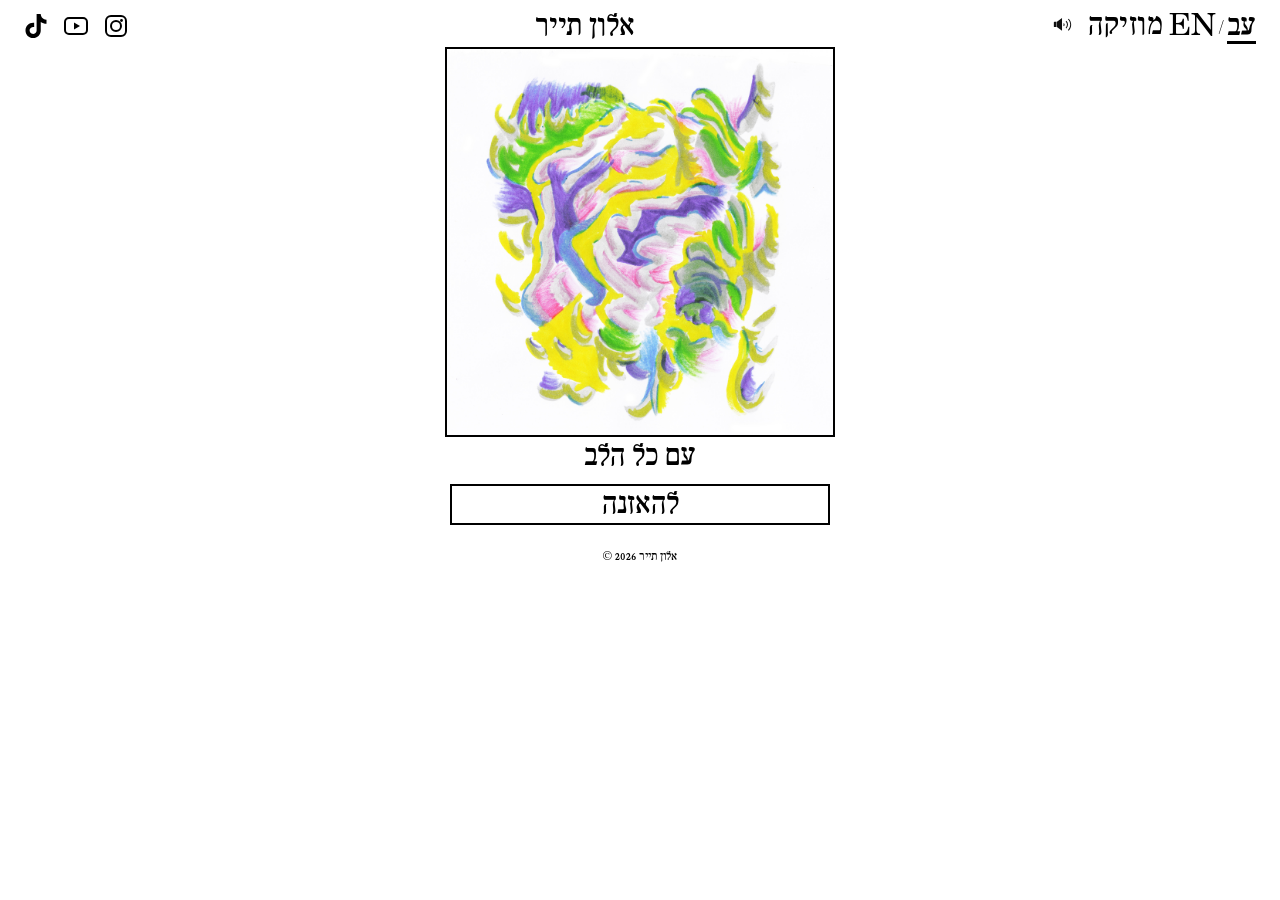
<file: index.html>
<!DOCTYPE html>
<html lang="he" dir="rtl">
<head>
  <meta charset="UTF-8" />
  <meta name="viewport" content="width=device-width, initial-scale=1.0" />
  <title>אלון תייר</title>
  
  <link rel="icon" type="image/jpeg" href="images/AT-CoverArt4000X4000.jpg?v=4" />
  <link rel="stylesheet" href="css/style.css" />
</head>
<body>
  <header class="topbar">
    <div class="socials">
      <a href="https://www.tiktok.com/@alon.tayar" aria-label="טיקטוק" target="_blank" rel="noopener">
        <img src="images/tiktok.svg" alt="טיקטוק" />
      </a>
      <a href="https://www.youtube.com/user/alontayar" aria-label="יוטיוב" target="_blank" rel="noopener">
        <svg viewBox="0 0 24 24"><rect x="1" y="4" width="22" height="16" rx="4" fill="none" stroke="currentColor" stroke-width="2"/><polygon points="10,8.5 16,12 10,15.5" fill="currentColor"/></svg>
      </a>
      <a href="https://www.instagram.com/alon.tayar/" aria-label="אינסטגרם" target="_blank" rel="noopener">
        <svg viewBox="0 0 24 24"><rect x="2" y="2" width="20" height="20" rx="5" fill="none" stroke="currentColor" stroke-width="2"/><circle cx="12" cy="12" r="5" fill="none" stroke="currentColor" stroke-width="2"/><circle cx="17.5" cy="6.5" r="1.4" fill="currentColor"/></svg>
      </a>
    </div>
    <div class="topbar-center">
      <a class="topbar-brand" href="index.html" aria-label="אלון תייר">
        <span class="brand-text" data-i18n="brand">אלון תייר</span>
      </a>
    </div>
    <nav class="mainnav">
      <button id="radio-toggle" class="radio-btn" aria-label="נגן רדיו" aria-pressed="false">
        <img src="images/musicoff.svg" alt="מוזיקה כבויה" class="radio-icon icon-idle" />
        <img src="images/musicon.svg" alt="מוזיקה דלוקה" class="radio-icon icon-playing" />
      </button>
      <a href="music.html" class="nav-link" data-i18n="music">מוזיקה</a>
      <div class="lang-switch">
        <button data-lang="en">EN</button>
        <span class="lang-sep">/</span>
        <button data-lang="he" class="selected">עב</button>
      </div>
    </nav>
  </header>

  <main class="hero">
    <a id="album-link" href="#" target="_blank" rel="noopener">
      <img id="album-cover" class="album-art" src="images/AT-CoverArt4000X4000.jpg?v=4" alt="עם כל הלב - עטיפת אלבום" />
    </a>
    <div id="album-subtitle" class="album-subtitle" data-i18n="albumTitle">עם כל הלב</div>
    <a id="album-listen" class="listen-link home-listen-link" href="#" target="_blank" rel="noopener" data-i18n="listen">להאזנה</a>
    <p class="footer-copy"><span class="footer-ltr" dir="ltr">© <span class="footer-name" data-i18n="brand">אלון תייר</span> <span class="footer-year">2026</span></span></p>
  </main>

  <script src="js/albums.js"></script>
  <script src="js/i18n.js"></script>
  <script>
    const latest = ALBUMS[0];
    document.getElementById("album-cover").src = latest.cover;
    document.getElementById("album-cover").alt = latest.title + " - עטיפת אלבום";
    document.getElementById("album-link").href = latest.link;
    document.getElementById("album-listen").href = latest.link;
  </script>
  <script src="js/playlist.js"></script>
  <script src="js/player.js"></script>
</body>
</html>
</file>
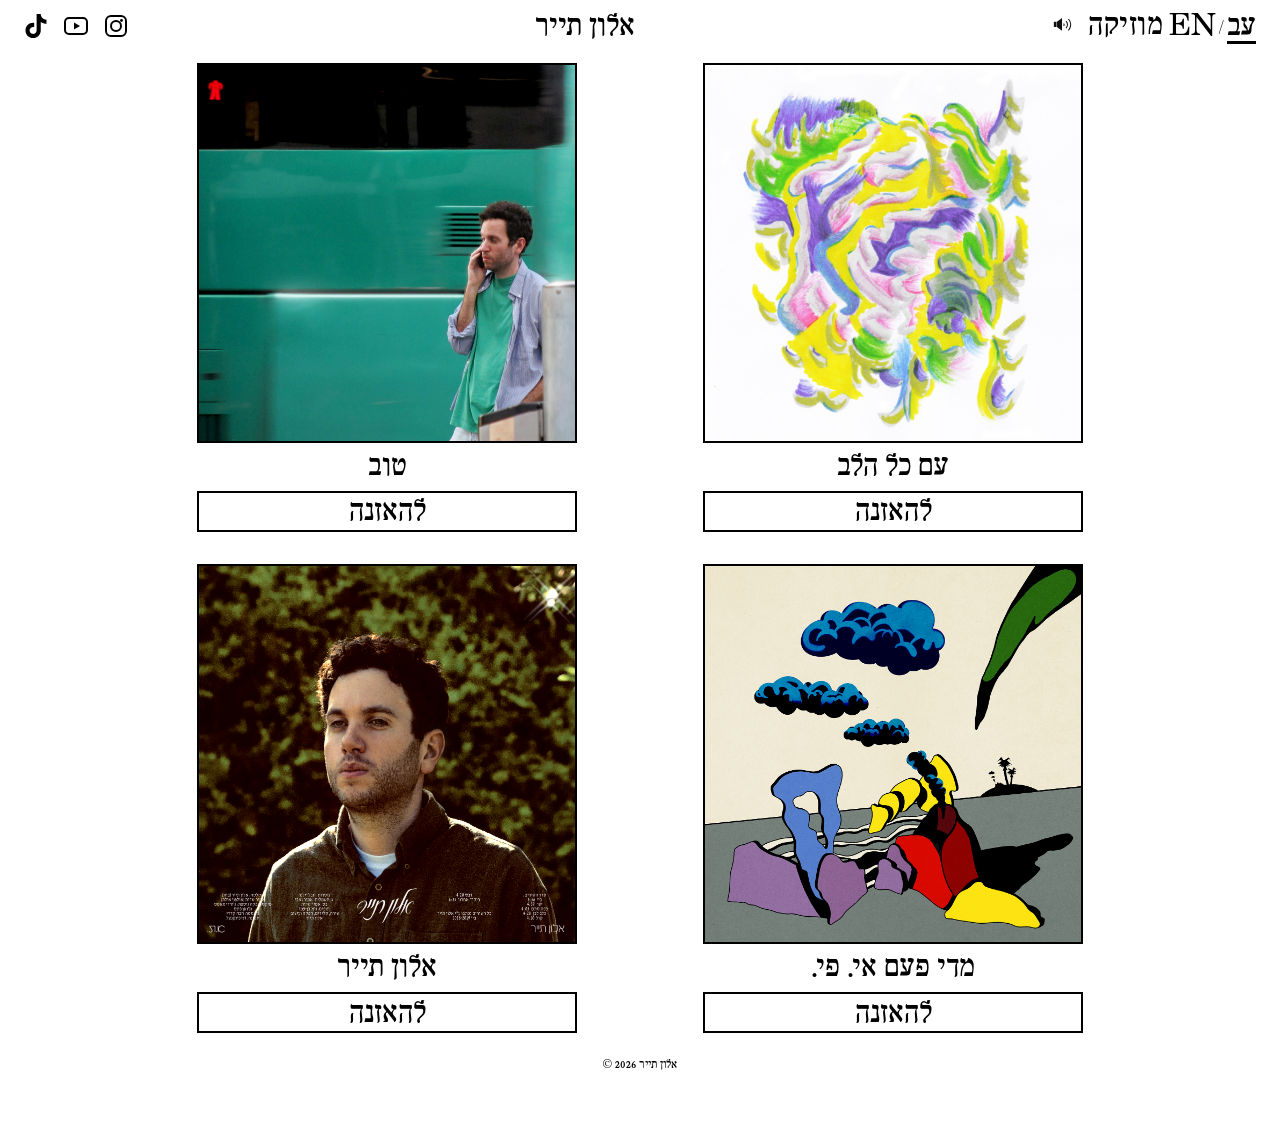
<file: music.html>
<!DOCTYPE html>
<html lang="he" dir="rtl">
<head>
  <meta charset="UTF-8" />
  <meta name="viewport" content="width=device-width, initial-scale=1.0" />
  <title>מוזיקה - אלון תייר</title>
  
  <link rel="icon" type="image/jpeg" href="images/AT-CoverArt4000X4000.jpg?v=4" />
  <link rel="stylesheet" href="css/style.css" />
</head>
<body>
  <header class="topbar">
    <div class="socials">
      <a href="https://www.tiktok.com/@alon.tayar" aria-label="טיקטוק" target="_blank" rel="noopener">
        <img src="images/tiktok.svg" alt="טיקטוק" />
      </a>
      <a href="https://www.youtube.com/user/alontayar" aria-label="יוטיוב" target="_blank" rel="noopener">
        <svg viewBox="0 0 24 24"><rect x="1" y="4" width="22" height="16" rx="4" fill="none" stroke="currentColor" stroke-width="2"/><polygon points="10,8.5 16,12 10,15.5" fill="currentColor"/></svg>
      </a>
      <a href="https://www.instagram.com/alon.tayar/" aria-label="אינסטגרם" target="_blank" rel="noopener">
        <svg viewBox="0 0 24 24"><rect x="2" y="2" width="20" height="20" rx="5" fill="none" stroke="currentColor" stroke-width="2"/><circle cx="12" cy="12" r="5" fill="none" stroke="currentColor" stroke-width="2"/><circle cx="17.5" cy="6.5" r="1.4" fill="currentColor"/></svg>
      </a>
    </div>
    <div class="topbar-center">
      <a class="topbar-brand" href="index.html" aria-label="אלון תייר">
        <span class="brand-text" data-i18n="brand">אלון תייר</span>
      </a>
    </div>
    <nav class="mainnav">
      <button id="radio-toggle" class="radio-btn" aria-label="נגן רדיו" aria-pressed="false">
        <img src="images/musicoff.svg" alt="מוזיקה כבויה" class="radio-icon icon-idle" />
        <img src="images/musicon.svg" alt="מוזיקה דלוקה" class="radio-icon icon-playing" />
      </button>
      <a href="music.html" class="nav-link" data-i18n="music">מוזיקה</a>
      <div class="lang-switch">
        <button data-lang="en">EN</button>
        <span class="lang-sep">/</span>
        <button data-lang="he" class="selected">עב</button>
      </div>
    </nav>
  </header>

  <main class="music-page">
    <div id="albums-grid" class="albums-grid"></div>
    <p class="footer-copy"><span class="footer-ltr" dir="ltr">© <span class="footer-name" data-i18n="brand">אלון תייר</span> <span class="footer-year">2026</span></span></p>
  </main>

  <script src="js/albums.js"></script>
  <script src="js/i18n.js"></script>
  <script>
    const grid = document.getElementById("albums-grid");
    const albumsToShow = (ALBUMS.length ? ALBUMS : [{ title: "עם כל הלב", title_en: "WITH ALL OF MY WHOLE HEART", cover: "images/AT-CoverArt4000X4000.jpg?v=4", link: "#" }]).slice(0, 4);

    const renderAlbums = (lang) => {
      grid.innerHTML = '';
      albumsToShow.forEach((album) => {
        const tile = document.createElement("div");
        tile.className = "album-tile";

        const img = document.createElement("img");
        img.src = album.cover;
        img.alt = (lang === 'en' && album.title_en) ? album.title_en + " - cover" : album.title + " - עטיפת אלבום";

        const title = document.createElement("span");
        title.className = "album-tile-title";
        title.textContent = (lang === 'en' && album.title_en) ? album.title_en : album.title;

        const link = document.createElement("a");
        link.className = "listen-link album-listen-link";
        link.href = album.link;
        link.target = "_blank";
        link.rel = "noopener";
        link.textContent = (lang === 'en') ? 'LISTEN' : 'להאזנה';

        tile.appendChild(img);
        tile.appendChild(title);
        tile.appendChild(link);
        grid.appendChild(tile);
      });
    };

    // initial render and re-render on language change
    document.addEventListener('languagechange', (e) => renderAlbums(e.detail.lang));
    // determine current language from localStorage via i18n
    const currentLang = localStorage.getItem('lang') || 'he';
    renderAlbums(currentLang);
  </script>
  <script src="js/playlist.js"></script>
  <script src="js/player.js"></script>
</body>
</html>
</file>
<file: css/style.css>
@font-face {
  font-family: 'fr-at';
  src: url('../FR-AT-Regular.woff2') format('woff2');
  font-weight: 400;
  font-style: normal;
  font-display: swap;
}

:root {
  --bg: #ffffff;
  --fg: #000000;
  --hero-width: min(62vw, 390px);
  --hero-art-width: var(--hero-width);
  --music-button-width: min(62vw, 390px);
  /* reduced by ~30% globally */
  --headline-size: clamp(0.95rem, 2.6vw, 1.9rem);
}

* {
  box-sizing: border-box;
}

html,
body {
  margin: 0;
  padding: 0;
  min-height: 100%;
}

body {
  background: var(--bg);
  color: var(--fg);
  font-family: 'fr-at', Arial, Helvetica, sans-serif;
  display: flex;
  flex-direction: column;
}

a {
  color: var(--fg);
  text-decoration: none;
}

/* ===== Top bar ===== */
.topbar {
  direction: ltr; /* מבטיח שהרשתות תמיד בצד שמאל, והניווט תמיד בצד ימין */
  display: flex;
  align-items: center;
  justify-content: space-between;
  flex-wrap: wrap;
  gap: 0.45rem;
  padding: 0.35rem 1.5rem 0.1rem;
}

.socials {
  display: flex;
  align-items: center;
  gap: 1rem;
}

.socials a {
  display: inline-flex;
  width: 24px;
  height: 24px;
}

.socials img,
.socials svg {
  width: 100%;
  height: 100%;
  display: block;
  fill: var(--fg);
}

.topbar-center {
  flex: 1;
  display: flex;
  justify-content: center;
}

.topbar-brand {
  display: inline-flex;
  align-items: center;
  justify-content: center;
}

.topbar-brand img {
  width: clamp(140px, 18vw, 220px);
  height: auto;
  display: block;
  transform: translateY(-3px);
}

.topbar-brand .brand-text {
  font-family: 'fr-at', Arial, Helvetica, sans-serif;
  font-weight: 400;
  font-size: var(--headline-size);
  display: inline-block;
  width: var(--hero-art-width);
  text-align: center;
}

.lang-switch {
  display: inline-flex;
  gap: 0;
  align-items: center;
}
.lang-switch button {
  background: none;
  border: none;
  padding: 0;
  margin: 0;
  color: inherit;
  font-family: inherit;
  font-size: var(--headline-size);
  cursor: pointer;
}
.lang-switch .lang-sep {
  padding: 0 0.12rem;
  line-height: 1;
}
.lang-switch button.selected {
  text-decoration: underline;
  text-underline-offset: 6px;
}

.mainnav {
  display: flex;
  align-items: center;
  gap: 0.35rem;
}

.nav-link {
  font-size: var(--headline-size);
  font-weight: 400;
  letter-spacing: 0.02em;
  border-bottom: 2px solid transparent;
}

.nav-link:hover {
  border-bottom-color: var(--fg);
}

.radio-btn {
  background: transparent;
  border: none;
  border-radius: 50%;
  width: 40px;
  height: 40px;
  padding: 0;
  display: inline-flex;
  align-items: center;
  justify-content: center;
  cursor: pointer;
  transition: transform 0.2s ease;
}

.radio-btn:hover {
  transform: scale(1.04);
}

.radio-icon {
  width: 21px;
  height: 21px;
  display: block;
  transform: translateY(-1px);
}

.radio-btn .icon-playing {
  display: none;
}

.radio-btn.is-playing .icon-idle {
  display: none;
}

.radio-btn.is-playing .icon-playing {
  display: block;
}

.radio-btn.is-playing {
  background: transparent;
}

.radio-btn.is-playing svg {
  fill: var(--fg);
}

/* ===== Hero (homepage) ===== */
.hero {
  flex: 1;
  display: flex;
  flex-direction: column;
  align-items: center;
  justify-content: flex-start;
  text-align: center;
  padding: 0 1.5rem 1.5rem;
  gap: 0.02rem;
}

.logo {
  font-family: 'fr-at', Arial, Helvetica, sans-serif;
  font-weight: bold;
  font-size: clamp(2rem, 6vw, 3.5rem);
  margin: 0 0 0.5rem;
  letter-spacing: 0.02em;
}

.album-title {
  margin: 0 0 0.05rem;
  padding: 0;
  font-family: 'fr-at', Arial, Helvetica, sans-serif;
  font-weight: 400;
  font-size: var(--headline-size);
  line-height: 1;
}

.album-subtitle {
  font-family: 'fr-at', Arial, Helvetica, sans-serif;
  font-weight: 400;
  font-size: var(--headline-size);
  margin: 0 0 0.6rem;
}

.album-art {
  width: var(--hero-art-width);
  height: var(--hero-art-width);
  display: block;
  border: 2px solid var(--fg);
  margin-bottom: 0.1rem;
}

/* consolidated album-title rules above */

.listen-link {
  display: inline-flex;
  align-items: center;
  justify-content: center;
  width: var(--hero-art-width);
  max-width: 100%;
  padding: 0.15rem 0.75rem 0.18rem;
  margin-top: 0.01rem;
  font-size: clamp(1.75rem, 5vw, 3.5rem);
  font-weight: 400;
  text-align: center;
  color: var(--fg);
  background: transparent;
  border: 2px solid var(--fg);
  line-height: 1.05;
  min-height: 2rem;
  transition: background 0.2s ease, color 0.2s ease, transform 0.2s ease;
  box-sizing: border-box;
}

.home-listen-link {
  margin-top: 2px;
  /* match music page button width (tile max 380px) */
  width: min(var(--hero-art-width), 380px);
  font-size: var(--headline-size);
  font-weight: 400;
}

.listen-link:hover {
  background: var(--fg);
  color: var(--bg);
  transform: translateY(-1px);
}

/* ===== Music grid page ===== */
.music-page {
  flex: 1;
  padding: 1rem 1.5rem 3rem;
  text-align: center;
}

.page-title {
  font-size: clamp(1.75rem, 5vw, 2.5rem);
  font-weight: bold;
  margin: 0 0 2rem;
}

.albums-grid {
  display: grid;
  grid-template-columns: repeat(2, minmax(220px, 1fr));
  gap: 2rem;
  max-width: 980px;
  margin: 0 auto;
}

.album-tile {
  display: flex;
  flex-direction: column;
  align-items: center;
  gap: 0.45rem;
  width: 100%;
  max-width: 380px;
  margin: 0 auto;
}

.album-tile img {
  width: min(100%, 380px);
  aspect-ratio: 1 / 1;
  border: 2px solid var(--fg);
}

.album-tile-title {
  font-weight: 400;
  font-size: var(--headline-size);
  line-height: 1.05;
  margin-bottom: 0.1rem;
}

.album-listen-link {
  width: 100%;
  max-width: 100%;
  margin-top: 0;
  font-size: var(--headline-size);
  font-weight: 400;
}

.footer-copy {
  margin: 1.4rem 0 0;
  font-size: 0.74rem;
  line-height: 1.45;
  letter-spacing: 0.01em;
  font-family: 'fr-at', Arial, Helvetica, sans-serif;
  font-weight: 400;
}

/* ===== Mobile ===== */
@media (max-width: 600px) {
  .topbar {
    padding: 1rem;
  }

  .album-art {
    width: 75vw;
    height: 75vw;
  }
}
</file>
